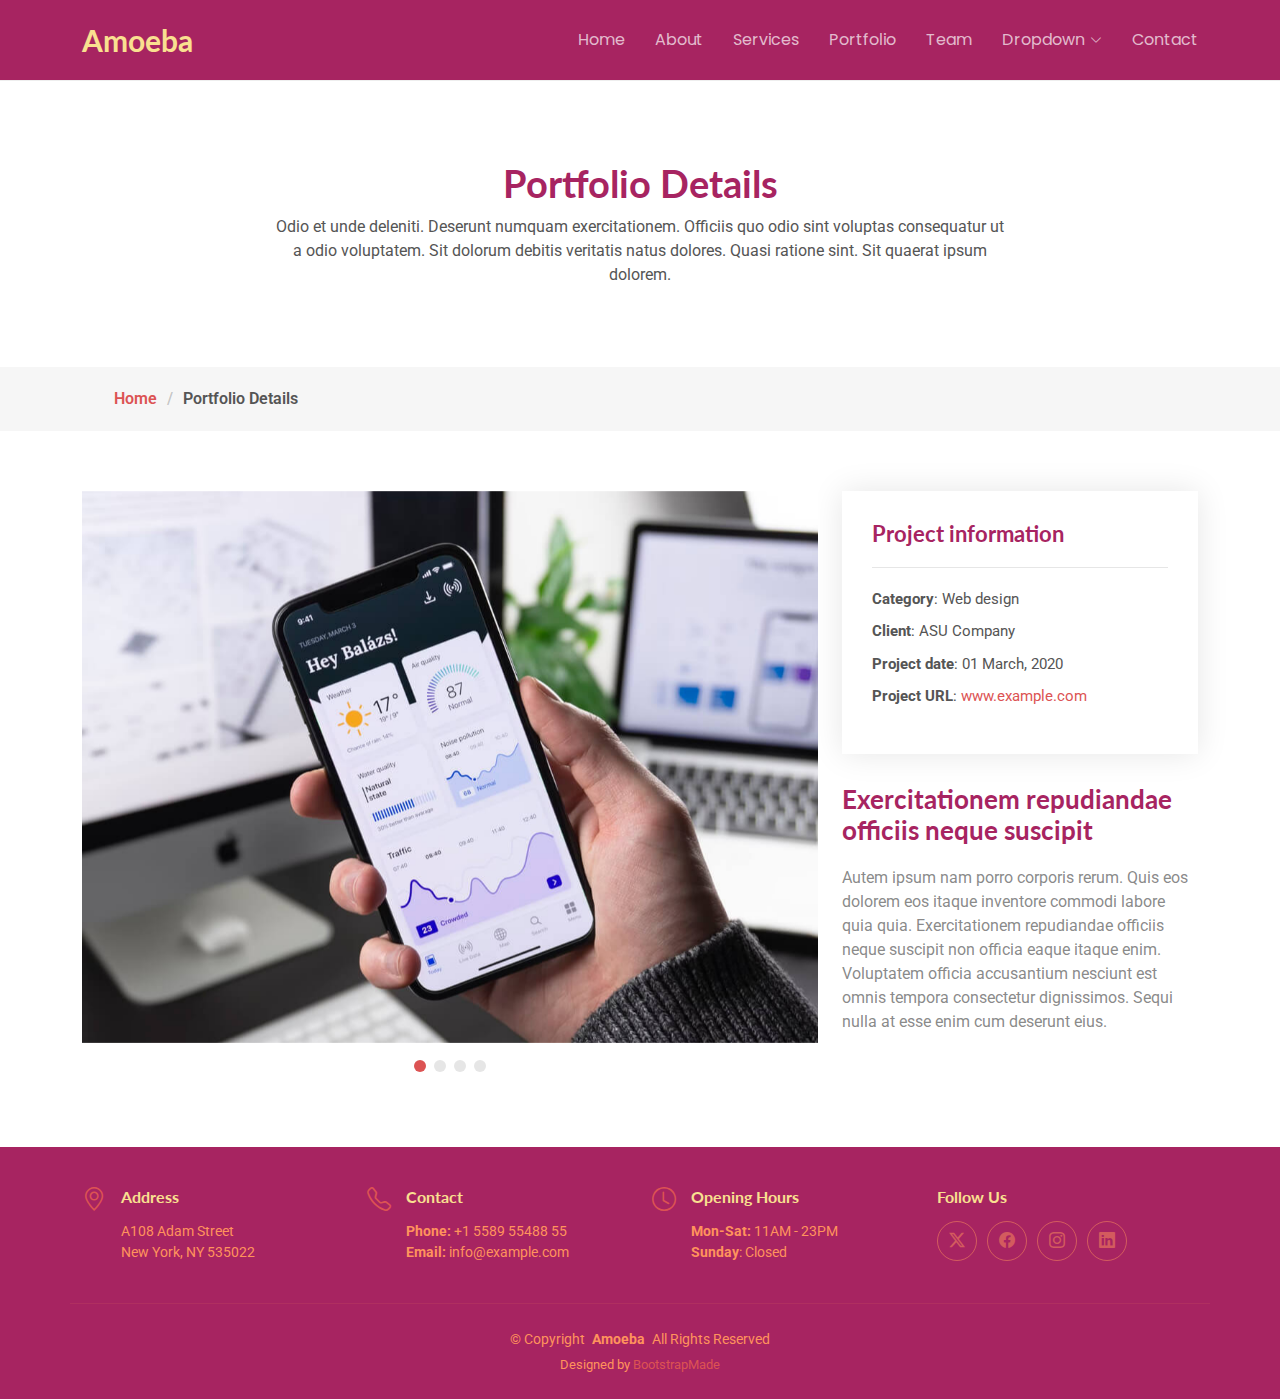
<file: experienciaA.html>
<!DOCTYPE html>
<html lang="en">

<head>
  <meta charset="utf-8">
  <meta content="width=device-width, initial-scale=1.0" name="viewport">
  <title>Portfolio Details - Amoeba Bootstrap Template</title>
  <meta name="description" content="">
  <meta name="keywords" content="">

  <!-- Favicons -->
  <link href="assets/img/favicon.png" rel="icon">
  <link href="assets/img/apple-touch-icon.png" rel="apple-touch-icon">

  <!-- Fonts -->
  <link href="https://fonts.googleapis.com" rel="preconnect">
  <link href="https://fonts.gstatic.com" rel="preconnect" crossorigin>
  <link href="https://fonts.googleapis.com/css2?family=Roboto:ital,wght@0,100;0,300;0,400;0,500;0,700;0,900;1,100;1,300;1,400;1,500;1,700;1,900&family=Lato:ital,wght@0,100;0,300;0,400;0,700;0,900;1,100;1,300;1,400;1,700;1,900&family=Poppins:ital,wght@0,100;0,200;0,300;0,400;0,500;0,600;0,700;0,800;0,900;1,100;1,200;1,300;1,400;1,500;1,600;1,700;1,800;1,900&display=swap" rel="stylesheet">

  <!-- Vendor CSS Files -->
  <link href="assets/vendor/bootstrap/css/bootstrap.min.css" rel="stylesheet">
  <link href="assets/vendor/bootstrap-icons/bootstrap-icons.css" rel="stylesheet">
  <link href="assets/vendor/aos/aos.css" rel="stylesheet">
  <link href="assets/vendor/swiper/swiper-bundle.min.css" rel="stylesheet">
  <link href="assets/vendor/glightbox/css/glightbox.min.css" rel="stylesheet">

  <!-- Main CSS File -->
  <link href="assets/css/main.css" rel="stylesheet">

  <!-- =======================================================
  * Template Name: Amoeba
  * Template URL: https://bootstrapmade.com/free-one-page-bootstrap-template-amoeba/
  * Updated: Aug 07 2024 with Bootstrap v5.3.3
  * Author: BootstrapMade.com
  * License: https://bootstrapmade.com/license/
  ======================================================== -->
</head>

<body class="portfolio-details-page">

  <header id="header" class="header d-flex align-items-center sticky-top">
    <div class="container-fluid container-xl position-relative d-flex align-items-center justify-content-between">

      <a href="index.html" class="logo d-flex align-items-center">
        <!-- Uncomment the line below if you also wish to use an image logo -->
        <!-- <img src="assets/img/logo.png" alt=""> -->
        <h1 class="sitename">Amoeba</h1>
      </a>

      <nav id="navmenu" class="navmenu">
        <ul>
          <li><a href="#hero">Home</a></li>
          <li><a href="#about">About</a></li>
          <li><a href="#services">Services</a></li>
          <li><a href="#portfolio">Portfolio</a></li>
          <li><a href="#team">Team</a></li>
          <li class="dropdown"><a href="#"><span>Dropdown</span> <i class="bi bi-chevron-down toggle-dropdown"></i></a>
            <ul>
              <li><a href="#">Dropdown 1</a></li>
              <li class="dropdown"><a href="#"><span>Deep Dropdown</span> <i class="bi bi-chevron-down toggle-dropdown"></i></a>
                <ul>
                  <li><a href="#">Deep Dropdown 1</a></li>
                  <li><a href="#">Deep Dropdown 2</a></li>
                  <li><a href="#">Deep Dropdown 3</a></li>
                  <li><a href="#">Deep Dropdown 4</a></li>
                  <li><a href="#">Deep Dropdown 5</a></li>
                </ul>
              </li>
              <li><a href="#">Dropdown 2</a></li>
              <li><a href="#">Dropdown 3</a></li>
              <li><a href="#">Dropdown 4</a></li>
            </ul>
          </li>
          <li><a href="#contact">Contact</a></li>
        </ul>
        <i class="mobile-nav-toggle d-xl-none bi bi-list"></i>
      </nav>

    </div>
  </header>

  <main class="main">

    <!-- Page Title -->
    <div class="page-title" data-aos="fade">
      <div class="heading">
        <div class="container">
          <div class="row d-flex justify-content-center text-center">
            <div class="col-lg-8">
              <h1>Portfolio Details</h1>
              <p class="mb-0">Odio et unde deleniti. Deserunt numquam exercitationem. Officiis quo odio sint voluptas consequatur ut a odio voluptatem. Sit dolorum debitis veritatis natus dolores. Quasi ratione sint. Sit quaerat ipsum dolorem.</p>
            </div>
          </div>
        </div>
      </div>
      <nav class="breadcrumbs">
        <div class="container">
          <ol>
            <li><a href="index.html">Home</a></li>
            <li class="current">Portfolio Details</li>
          </ol>
        </div>
      </nav>
    </div><!-- End Page Title -->

    <!-- Portfolio Details Section -->
    <section id="portfolio-details" class="portfolio-details section">

      <div class="container" data-aos="fade-up" data-aos-delay="100">

        <div class="row gy-4">

          <div class="col-lg-8">
            <div class="portfolio-details-slider swiper init-swiper">

              <script type="application/json" class="swiper-config">
                {
                  "loop": true,
                  "speed": 600,
                  "autoplay": {
                    "delay": 5000
                  },
                  "slidesPerView": "auto",
                  "pagination": {
                    "el": ".swiper-pagination",
                    "type": "bullets",
                    "clickable": true
                  }
                }
              </script>

              <div class="swiper-wrapper align-items-center">

                <div class="swiper-slide">
                  <img src="assets/img/portfolio/app-1.jpg" alt="">
                </div>

                <div class="swiper-slide">
                  <img src="assets/img/portfolio/product-1.jpg" alt="">
                </div>

                <div class="swiper-slide">
                  <img src="assets/img/portfolio/branding-1.jpg" alt="">
                </div>

                <div class="swiper-slide">
                  <img src="assets/img/portfolio/books-1.jpg" alt="">
                </div>

              </div>
              <div class="swiper-pagination"></div>
            </div>
          </div>

          <div class="col-lg-4">
            <div class="portfolio-info" data-aos="fade-up" data-aos-delay="200">
              <h3>Project information</h3>
              <ul>
                <li><strong>Category</strong>: Web design</li>
                <li><strong>Client</strong>: ASU Company</li>
                <li><strong>Project date</strong>: 01 March, 2020</li>
                <li><strong>Project URL</strong>: <a href="#">www.example.com</a></li>
              </ul>
            </div>
            <div class="portfolio-description" data-aos="fade-up" data-aos-delay="300">
              <h2>Exercitationem repudiandae officiis neque suscipit</h2>
              <p>
                Autem ipsum nam porro corporis rerum. Quis eos dolorem eos itaque inventore commodi labore quia quia. Exercitationem repudiandae officiis neque suscipit non officia eaque itaque enim. Voluptatem officia accusantium nesciunt est omnis tempora consectetur dignissimos. Sequi nulla at esse enim cum deserunt eius.
              </p>
            </div>
          </div>

        </div>

      </div>

    </section><!-- /Portfolio Details Section -->

  </main>

  <footer id="footer" class="footer dark-background">

    <div class="container">
      <div class="row gy-3">
        <div class="col-lg-3 col-md-6 d-flex">
          <i class="bi bi-geo-alt icon"></i>
          <div class="address">
            <h4>Address</h4>
            <p>A108 Adam Street</p>
            <p>New York, NY 535022</p>
            <p></p>
          </div>

        </div>

        <div class="col-lg-3 col-md-6 d-flex">
          <i class="bi bi-telephone icon"></i>
          <div>
            <h4>Contact</h4>
            <p>
              <strong>Phone:</strong> <span>+1 5589 55488 55</span><br>
              <strong>Email:</strong> <span>info@example.com</span><br>
            </p>
          </div>
        </div>

        <div class="col-lg-3 col-md-6 d-flex">
          <i class="bi bi-clock icon"></i>
          <div>
            <h4>Opening Hours</h4>
            <p>
              <strong>Mon-Sat:</strong> <span>11AM - 23PM</span><br>
              <strong>Sunday</strong>: <span>Closed</span>
            </p>
          </div>
        </div>

        <div class="col-lg-3 col-md-6">
          <h4>Follow Us</h4>
          <div class="social-links d-flex">
            <a href="#" class="twitter"><i class="bi bi-twitter-x"></i></a>
            <a href="#" class="facebook"><i class="bi bi-facebook"></i></a>
            <a href="#" class="instagram"><i class="bi bi-instagram"></i></a>
            <a href="#" class="linkedin"><i class="bi bi-linkedin"></i></a>
          </div>
        </div>

      </div>
    </div>

    <div class="container copyright text-center mt-4">
      <p>© <span>Copyright</span> <strong class="px-1 sitename">Amoeba</strong> <span>All Rights Reserved</span></p>
      <div class="credits">
        <!-- All the links in the footer should remain intact. -->
        <!-- You can delete the links only if you've purchased the pro version. -->
        <!-- Licensing information: https://bootstrapmade.com/license/ -->
        <!-- Purchase the pro version with working PHP/AJAX contact form: [buy-url] -->
        Designed by <a href="https://bootstrapmade.com/">BootstrapMade</a>
      </div>
    </div>

  </footer>

  <!-- Scroll Top -->
  <a href="#" id="scroll-top" class="scroll-top d-flex align-items-center justify-content-center"><i class="bi bi-arrow-up-short"></i></a>

  <!-- Preloader -->
  <div id="preloader"></div>

  <!-- Vendor JS Files -->
  <script src="assets/vendor/bootstrap/js/bootstrap.bundle.min.js"></script>
  <script src="assets/vendor/php-email-form/validate.js"></script>
  <script src="assets/vendor/aos/aos.js"></script>
  <script src="assets/vendor/swiper/swiper-bundle.min.js"></script>
  <script src="assets/vendor/glightbox/js/glightbox.min.js"></script>
  <script src="assets/vendor/imagesloaded/imagesloaded.pkgd.min.js"></script>
  <script src="assets/vendor/isotope-layout/isotope.pkgd.min.js"></script>

  <!-- Main JS File -->
  <script src="assets/js/main.js"></script>

</body>

</html>
</file>
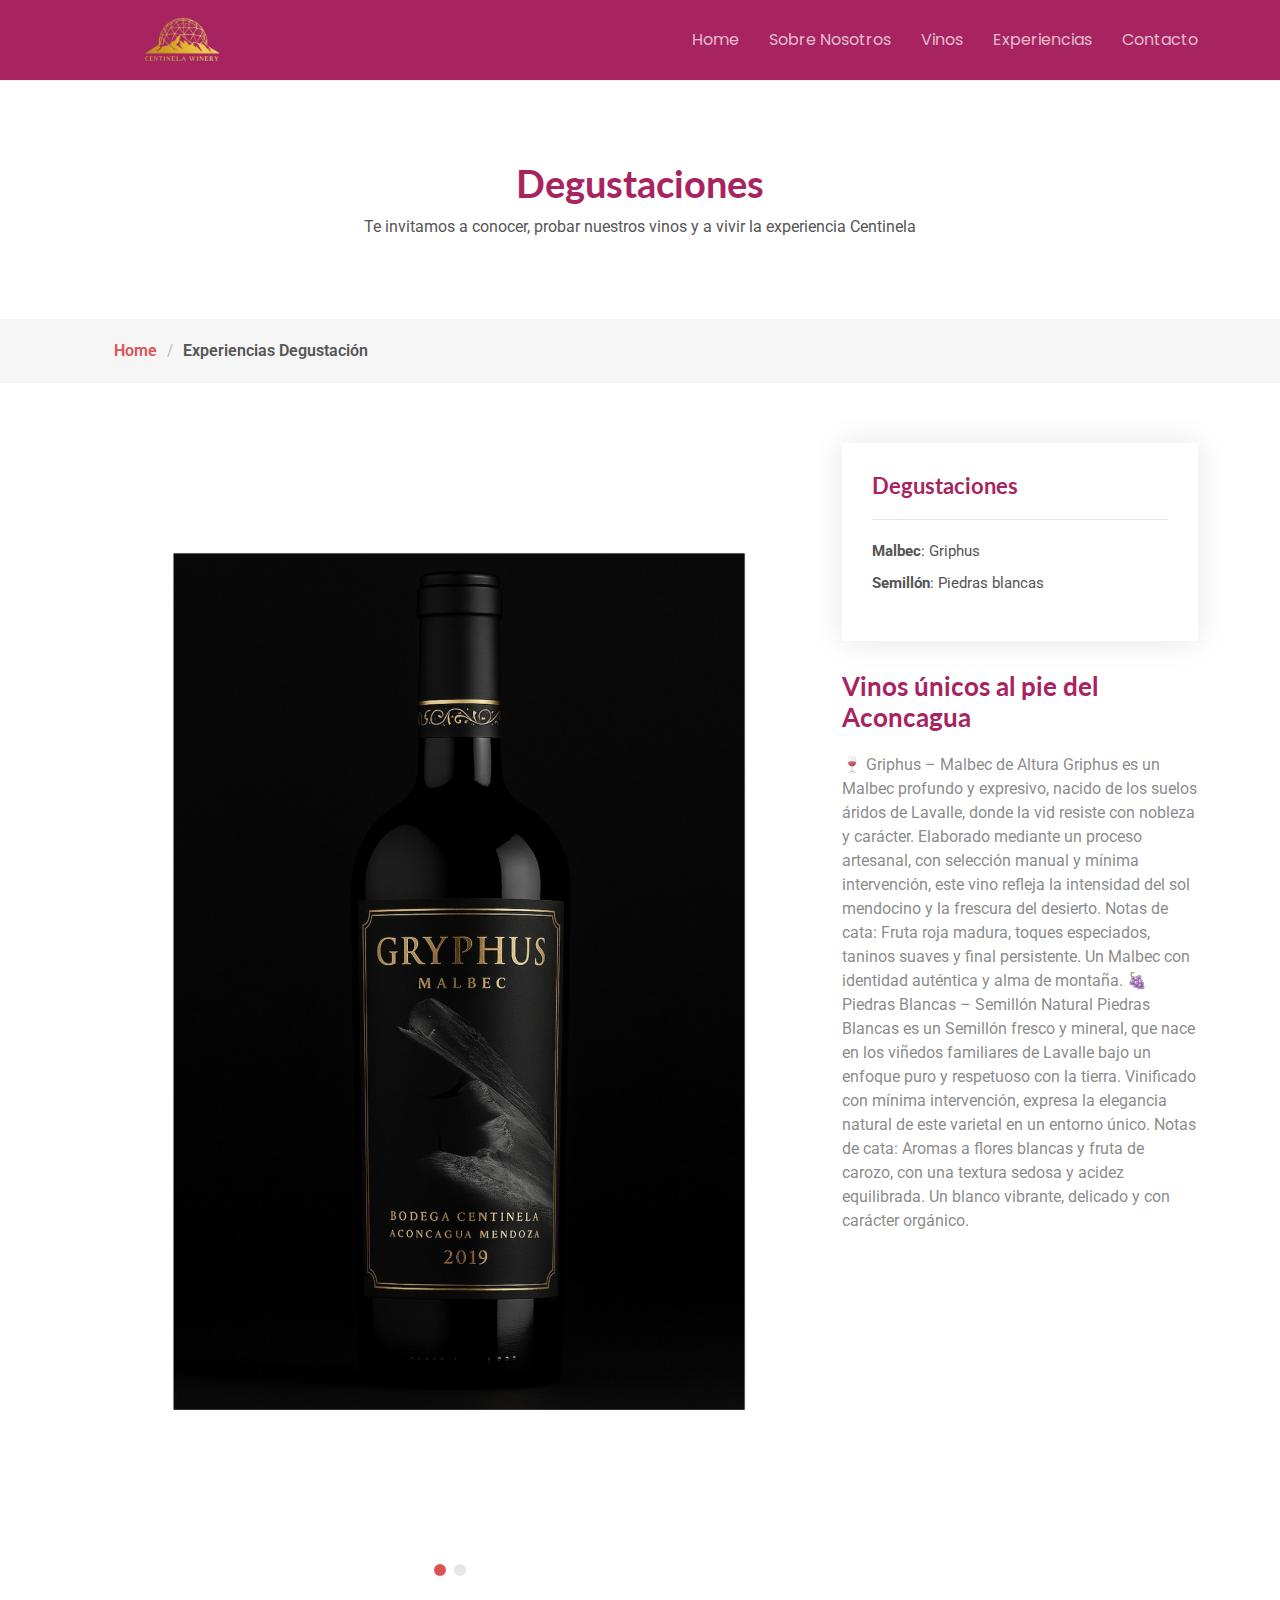
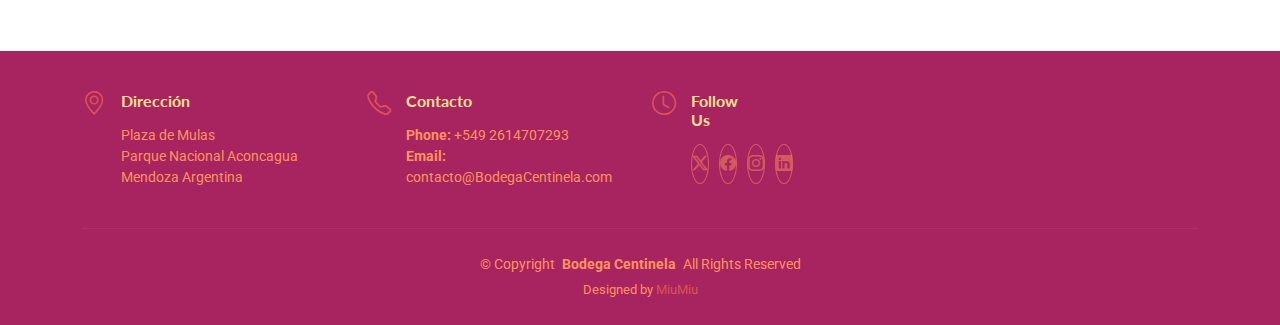
<file: experienciaD-detail.html>
<!DOCTYPE html>
<html lang="en">

<head>
  <meta charset="utf-8">
  <meta content="width=device-width, initial-scale=1.0" name="viewport">
  <title>Experiencia Degustación</title>
  <meta name="description" content="">
  <meta name="keywords" content="">

  <!-- Favicons -->
  <link href="assets/img/portfolio/logocentinela.png" rel="icon">
  <link href="assets/img/apple-touch-icon.png" rel="apple-touch-icon">

  <!-- Fonts -->
  <link href="https://fonts.googleapis.com" rel="preconnect">
  <link href="https://fonts.gstatic.com" rel="preconnect" crossorigin>
  <link href="https://fonts.googleapis.com/css2?family=Roboto:ital,wght@0,100;0,300;0,400;0,500;0,700;0,900;1,100;1,300;1,400;1,500;1,700;1,900&family=Lato:ital,wght@0,100;0,300;0,400;0,700;0,900;1,100;1,300;1,400;1,700;1,900&family=Poppins:ital,wght@0,100;0,200;0,300;0,400;0,500;0,600;0,700;0,800;0,900;1,100;1,200;1,300;1,400;1,500;1,600;1,700;1,800;1,900&display=swap" rel="stylesheet">

  <!-- Vendor CSS Files -->
  <link href="assets/vendor/bootstrap/css/bootstrap.min.css" rel="stylesheet">
  <link href="assets/vendor/bootstrap-icons/bootstrap-icons.css" rel="stylesheet">
  <link href="assets/vendor/aos/aos.css" rel="stylesheet">
  <link href="assets/vendor/swiper/swiper-bundle.min.css" rel="stylesheet">
  <link href="assets/vendor/glightbox/css/glightbox.min.css" rel="stylesheet">

  <!-- Main CSS File -->
  <link href="assets/css/main.css" rel="stylesheet">

  <!-- =======================================================
  * Template Name: Amoeba
  * Template URL: https://bootstrapmade.com/free-one-page-bootstrap-template-amoeba/
  * Updated: Aug 07 2024 with Bootstrap v5.3.3
  * Author: BootstrapMade.com
  * License: https://bootstrapmade.com/license/
  ======================================================== -->
</head>

<body class="portfolio-details-page">

  <header id="header" class="header d-flex align-items-center sticky-top">
    <div class="container-fluid container-xl position-relative d-flex align-items-center justify-content-between">

      <a href="index.html" class="logo d-flex align-items-center">
        
         <img src="assets/img/portfolio/logodorado.png" alt="" style="width: 205px; height: 205px"> 
        
      </a>

      <nav id="navmenu" class="navmenu">
        <ul>
          <li><a href="index.html">Home</a></li>
          <li><a href="index.html">Sobre Nosotros</a></li>
          <li><a href="index.html">Vinos</a></li>
          <li><a href="index.html">Experiencias</a></li>
          
          <li><a href="index.html">Contacto</a></li>
        </ul>
        <i class="mobile-nav-toggle d-xl-none bi bi-list"></i>
      </nav>

    </div>
  </header>

  <main class="main">

    <!-- Page Title -->
    <div class="page-title" data-aos="fade">
      <div class="heading">
        <div class="container">
          <div class="row d-flex justify-content-center text-center">
            <div class="col-lg-8">
              <h1>Degustaciones</h1>
              <p class="mb-0">Te invitamos a conocer, probar nuestros vinos y a vivir la experiencia Centinela</p>
            </div>
          </div>
        </div>
      </div>
      <nav class="breadcrumbs">
        <div class="container">
          <ol>
            <li><a href="index.html">Home</a></li>
            <li class="current">Experiencias Degustación</li>
          </ol>
        </div>
      </nav>
    </div><!-- End Page Title -->

    <!-- Portfolio Details Section -->
    <section id="portfolio-details" class="portfolio-details section">

      <div class="container" data-aos="fade-up" data-aos-delay="100">

        <div class="row gy-4">

          <div class="col-lg-8">
            <div class="portfolio-details-slider swiper init-swiper">

              <script type="application/json" class="swiper-config">
                {
                  "loop": true,
                  "speed": 600,
                  "autoplay": {
                    "delay": 5000
                  },
                  "slidesPerView": "auto",
                  "pagination": {
                    "el": ".swiper-pagination",
                    "type": "bullets",
                    "clickable": true
                  }
                }
              </script>

              <div class="swiper-wrapper align-items-center">

                <div class="swiper-slide">
                  <img src="assets/img/portfolio/griphus (4).png" alt="">
                </div>

                <div class="swiper-slide">
                  <img src="assets/img/portfolio/piedrasblancas.png" alt="">
                </div>

               

              </div>
              <div class="swiper-pagination"></div>
            </div>
          </div>

          <div class="col-lg-4">
            <div class="portfolio-info" data-aos="fade-up" data-aos-delay="200">
              <h3>Degustaciones </h3>
              <ul>
                <li><strong>Malbec</strong>: Griphus</li>
                <li><strong>Semillón</strong>: Piedras blancas</li>
                
              </ul>
            </div>
            <div class="portfolio-description" data-aos="fade-up" data-aos-delay="300">
              <h2>Vinos únicos al pie del Aconcagua</h2>
              <p>
                🍷 Griphus – Malbec de Altura
                Griphus es un Malbec profundo y expresivo, nacido de los suelos áridos de Lavalle, donde la vid resiste con nobleza y carácter.
                Elaborado mediante un proceso artesanal, con selección manual y mínima intervención, este vino refleja la intensidad del sol mendocino y la frescura del desierto.
                
                Notas de cata:
                Fruta roja madura, toques especiados, taninos suaves y final persistente.
                Un Malbec con identidad auténtica y alma de montaña.
                
                🍇 Piedras Blancas – Semillón Natural
                Piedras Blancas es un Semillón fresco y mineral, que nace en los viñedos familiares de Lavalle bajo un enfoque puro y respetuoso con la tierra.
                Vinificado con mínima intervención, expresa la elegancia natural de este varietal en un entorno único.
                
                Notas de cata:
                Aromas a flores blancas y fruta de carozo, con una textura sedosa y acidez equilibrada.
                Un blanco vibrante, delicado y con carácter orgánico.
                
                
              </p>
            </div>
          </div>

        </div>

      </div>

    </section><!-- /Portfolio Details Section -->

  </main>

  <footer id="footer" class="footer dark-background">

    <div class="container">
      <div class="row gy-3">
        <div class="col-lg-3 col-md-6 d-flex">
          <i class="bi bi-geo-alt icon"></i>
          <div class="address">
            <h4>Dirección </h4>
            <p>Plaza de Mulas</p>
            <p>Parque Nacional Aconcagua</p>
            <p>Mendoza Argentina</p>
          </div>

        </div>

        <div class="col-lg-3 col-md-6 d-flex">
          <i class="bi bi-telephone icon"></i>
          <div>
            <h4>Contacto</h4>
            <p>
              <strong>Phone:</strong> <span>+549 2614707293</span><br>
              <strong>Email:</strong> <span>contacto@BodegaCentinela.com</span><br>
            </p>
          </div>
        </div>

        <div class="col-lg-3 col-md-6 d-flex">
          <i class="bi bi-clock icon"></i>
         

        <div class="col-lg-3 col-md-6">
          <h4>Follow Us</h4>
          <div class="social-links d-flex">
            <a href="#" class="twitter"><i class="bi bi-twitter-x"></i></a>
            <a href="#" class="facebook"><i class="bi bi-facebook"></i></a>
            <a href="#" class="instagram"><i class="bi bi-instagram"></i></a>
            <a href="#" class="linkedin"><i class="bi bi-linkedin"></i></a>
          </div>
        </div>

      </div>
    </div>

    <div class="container copyright text-center mt-4">
      <p>© <span>Copyright</span> <strong class="px-1 sitename">Bodega Centinela</strong> <span>All Rights Reserved</span></p>
      <div class="credits">
        <!-- All the links in the footer should remain intact. -->
        <!-- You can delete the links only if you've purchased the pro version. -->
        <!-- Licensing information: https://bootstrapmade.com/license/ -->
        <!-- Purchase the pro version with working PHP/AJAX contact form: [buy-url] -->
        Designed by <a href="https://bootstrapmade.com/">MiuMiu</a>
      </div>
    </div>

  </footer>

  <!-- Scroll Top -->
  <a href="#" id="scroll-top" class="scroll-top d-flex align-items-center justify-content-center"><i class="bi bi-arrow-up-short"></i></a>

  <!-- Preloader -->
  <div id="preloader"></div>

  <!-- Vendor JS Files -->
  <script src="assets/vendor/bootstrap/js/bootstrap.bundle.min.js"></script>
  <script src="assets/vendor/php-email-form/validate.js"></script>
  <script src="assets/vendor/aos/aos.js"></script>
  <script src="assets/vendor/swiper/swiper-bundle.min.js"></script>
  <script src="assets/vendor/glightbox/js/glightbox.min.js"></script>
  <script src="assets/vendor/imagesloaded/imagesloaded.pkgd.min.js"></script>
  <script src="assets/vendor/isotope-layout/isotope.pkgd.min.js"></script>

  <!-- Main JS File -->
  <script src="assets/js/main.js"></script>

</body>

</html>
</file>
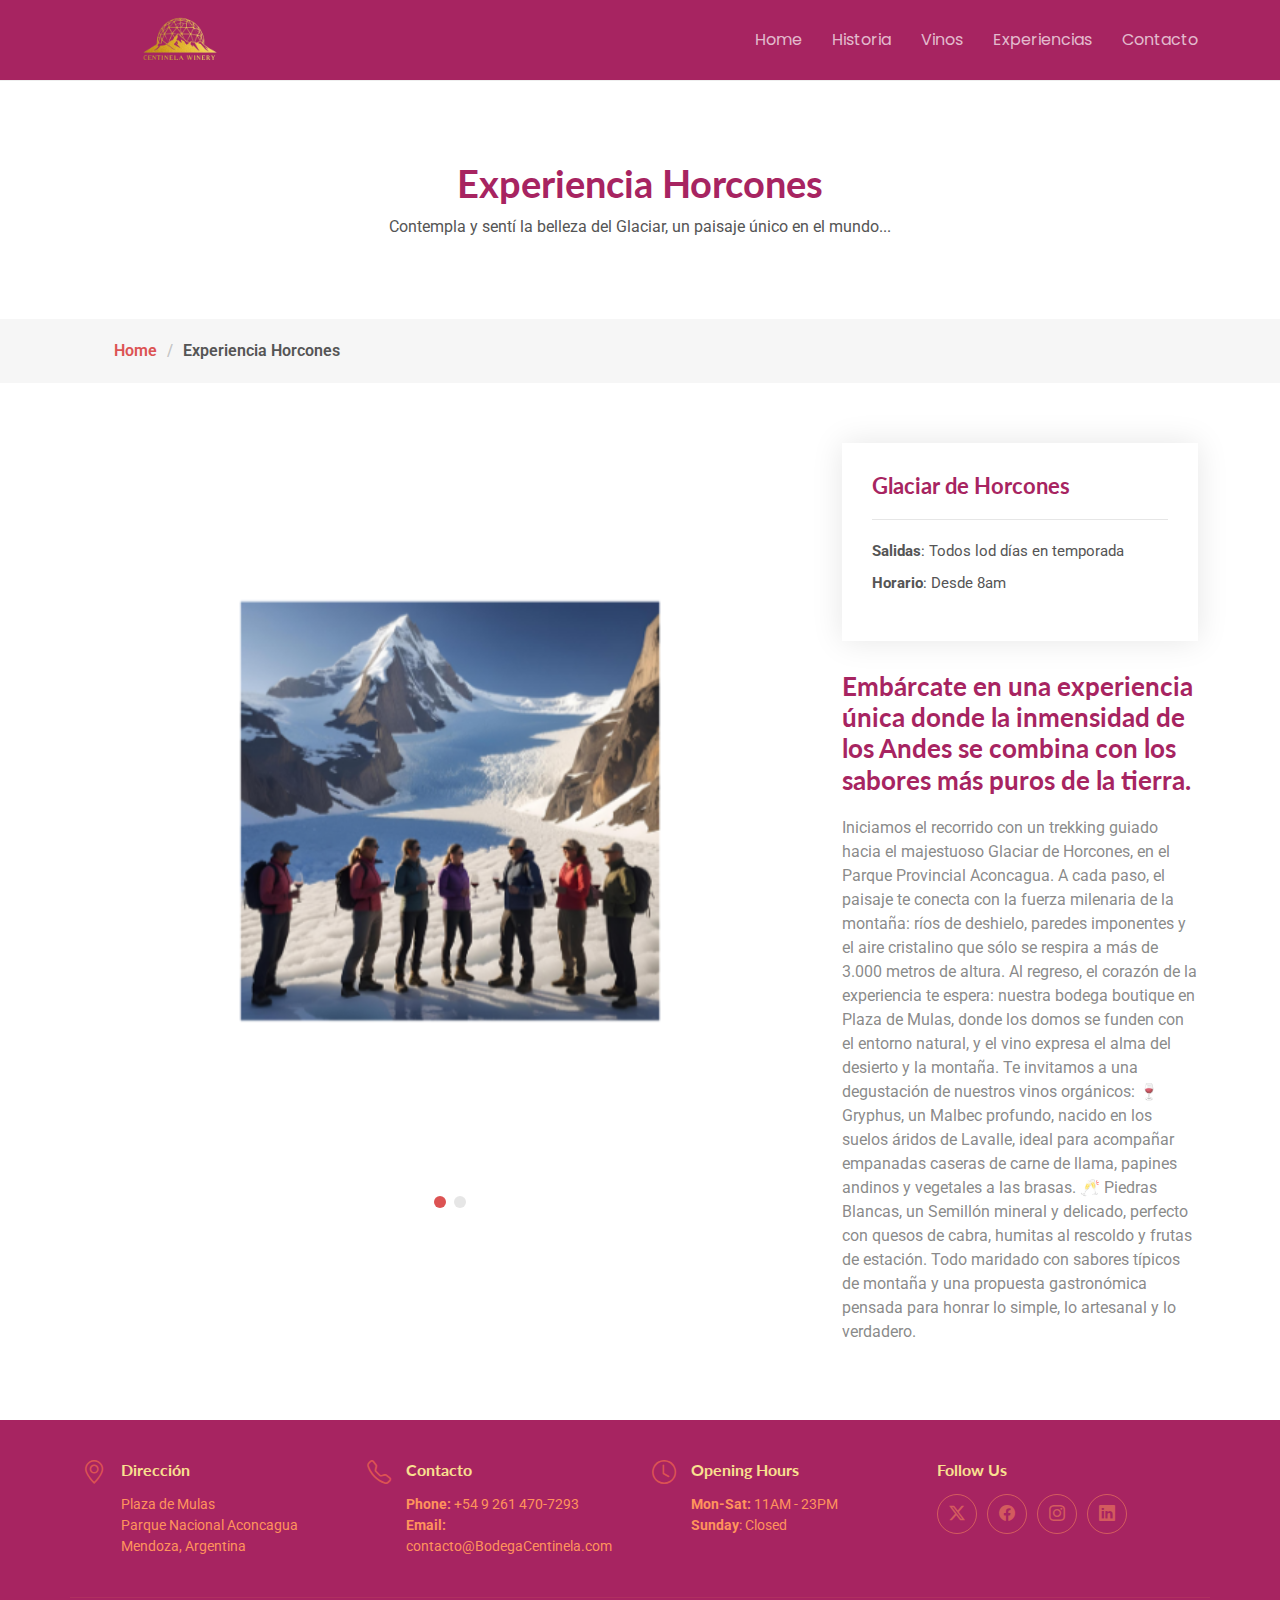
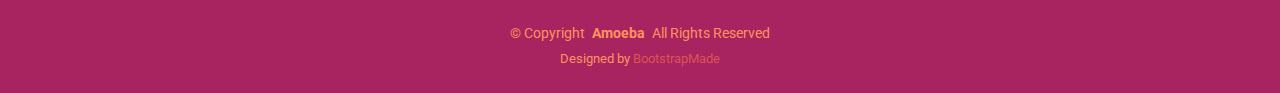
<file: experienciaT.html>
<!DOCTYPE html>
<html lang="en">

<head>
  <meta charset="utf-8">
  <meta content="width=device-width, initial-scale=1.0" name="viewport">
  <title>Experiencias- Amoeba Bootstrap Template</title>
  <meta name="description" content="">
  <meta name="keywords" content="">

  <!-- Favicons -->
  <link href="assets/img/portfolio/logocentinela.png" rel="icon">
  <link href="assets/img/apple-touch-icon.png" rel="apple-touch-icon">

  <!-- Fonts -->
  <link href="https://fonts.googleapis.com" rel="preconnect">
  <link href="https://fonts.gstatic.com" rel="preconnect" crossorigin>
  <link href="https://fonts.googleapis.com/css2?family=Roboto:ital,wght@0,100;0,300;0,400;0,500;0,700;0,900;1,100;1,300;1,400;1,500;1,700;1,900&family=Lato:ital,wght@0,100;0,300;0,400;0,700;0,900;1,100;1,300;1,400;1,700;1,900&family=Poppins:ital,wght@0,100;0,200;0,300;0,400;0,500;0,600;0,700;0,800;0,900;1,100;1,200;1,300;1,400;1,500;1,600;1,700;1,800;1,900&display=swap" rel="stylesheet">

  <!-- Vendor CSS Files -->
  <link href="assets/vendor/bootstrap/css/bootstrap.min.css" rel="stylesheet">
  <link href="assets/vendor/bootstrap-icons/bootstrap-icons.css" rel="stylesheet">
  <link href="assets/vendor/aos/aos.css" rel="stylesheet">
  <link href="assets/vendor/swiper/swiper-bundle.min.css" rel="stylesheet">
  <link href="assets/vendor/glightbox/css/glightbox.min.css" rel="stylesheet">

  <!-- Main CSS File -->
  <link href="assets/css/main.css" rel="stylesheet">

  <!-- =======================================================
  * Template Name: Amoeba
  * Template URL: https://bootstrapmade.com/free-one-page-bootstrap-template-amoeba/
  * Updated: Aug 07 2024 with Bootstrap v5.3.3
  * Author: BootstrapMade.com
  * License: https://bootstrapmade.com/license/
  ======================================================== -->
</head>

<body class="portfolio-details-page">

  <header id="header" class="header d-flex align-items-center sticky-top">
    <div class="container-fluid container-xl position-relative d-flex align-items-center justify-content-between">

      <a href="index.html" class="logo d-flex align-items-center">
        <img src="assets/img/portfolio/logodorado.png" alt="" class="img-fluid align-self-center" style="width: 200px; height: 200px"> 
        
        
      </a>

      <nav id="navmenu" class="navmenu">
        <ul>
          <li><a href="index.html">Home</a></li>
          <li><a href="index.html">Historia</a></li>
          <li><a href="index.html">Vinos</a></li>
          <li><a href="index.html">Experiencias</a></li>
          
          <li><a href="index.html">Contacto</a></li>
        </ul>
        <i class="mobile-nav-toggle d-xl-none bi bi-list"></i>
      </nav>

    </div>
  </header>

  <main class="main">

    <!-- Page Title -->
    <div class="page-title" data-aos="fade">
      <div class="heading">
        <div class="container">
          <div class="row d-flex justify-content-center text-center">
            <div class="col-lg-8">
              <h1>Experiencia Horcones</h1>
              <p class="mb-0">Contempla y sentí la belleza del Glaciar, un paisaje único en el mundo...</p>
            </div>
          </div>
        </div>
      </div>
      <nav class="breadcrumbs">
        <div class="container">
          <ol>
            <li><a href="index.html">Home</a></li>
            <li class="current">Experiencia Horcones</li>
          </ol>
        </div>
      </nav>
    </div><!-- End Page Title -->

    <!-- Portfolio Details Section -->
    <section id="portfolio-details" class="portfolio-details section">

      <div class="container" data-aos="fade-up" data-aos-delay="100">

        <div class="row gy-4">

          <div class="col-lg-8">
            <div class="portfolio-details-slider swiper init-swiper">

              <script type="application/json" class="swiper-config">
                {
                  "loop": true,
                  "speed": 600,
                  "autoplay": {
                    "delay": 5000
                  },
                  "slidesPerView": "auto",
                  "pagination": {
                    "el": ".swiper-pagination",
                    "type": "bullets",
                    "clickable": true
                  }
                }
              </script>

              <div class="swiper-wrapper align-items-center">

                <div class="swiper-slide">
                  <img src="assets/img/portfolio/trekkingh.png" alt="">
                </div>

                <div class="swiper-slide">
                  <img src="assets/img/portfolio/trekkinhor.png" alt="">
                </div>

                

              </div>
              <div class="swiper-pagination"></div>
            </div>
          </div>

          <div class="col-lg-4">
            <div class="portfolio-info" data-aos="fade-up" data-aos-delay="200">
              <h3>Glaciar de Horcones</h3>
              <ul>
                <li><strong>Salidas</strong>: Todos lod días en temporada</li>
                <li><strong>Horario</strong>: Desde 8am</li>
               
              </ul>
            </div>
            <div class="portfolio-description" data-aos="fade-up" data-aos-delay="300">
              <h2>Embárcate en una experiencia única donde la inmensidad de los Andes se combina con los sabores más puros de la tierra.</h2>
              <p>
                Iniciamos el recorrido con un trekking guiado hacia el majestuoso Glaciar de Horcones, en el Parque Provincial Aconcagua. A cada paso, el paisaje te conecta con la fuerza milenaria de la montaña: ríos de deshielo, paredes imponentes y el aire cristalino que sólo se respira a más de 3.000 metros de altura.

Al regreso, el corazón de la experiencia te espera: nuestra bodega boutique en Plaza de Mulas, donde los domos se funden con el entorno natural, y el vino expresa el alma del desierto y la montaña.

Te invitamos a una degustación de nuestros vinos orgánicos:

🍷 Gryphus, un Malbec profundo, nacido en los suelos áridos de Lavalle, ideal para acompañar empanadas caseras de carne de llama, papines andinos y vegetales a las brasas.

🥂 Piedras Blancas, un Semillón mineral y delicado, perfecto con quesos de cabra, humitas al rescoldo y frutas de estación.

Todo maridado con sabores típicos de montaña y una propuesta gastronómica pensada para honrar lo simple, lo artesanal y lo verdadero.
              </p>
            </div>
          </div>

        </div>

      </div>

    </section><!-- /Portfolio Details Section -->

  </main>

  <footer id="footer" class="footer dark-background">

    <div class="container">
      <div class="row gy-3">
        <div class="col-lg-3 col-md-6 d-flex">
          <i class="bi bi-geo-alt icon"></i>
          <div class="address">
            <h4>Dirección</h4>
            <p>Plaza de Mulas</p>
            <p>Parque Nacional Aconcagua</p>
            <p>Mendoza, Argentina</p>
          </div>

        </div>

        <div class="col-lg-3 col-md-6 d-flex">
          <i class="bi bi-telephone icon"></i>
          <div>
            <h4>Contacto</h4>
            <p>
              <strong>Phone:</strong> <span>+54 9 261 470-7293</span><br>
              <strong>Email:</strong> <span>contacto@BodegaCentinela.com</span><br>
            </p>
          </div>
        </div>

        <div class="col-lg-3 col-md-6 d-flex">
          <i class="bi bi-clock icon"></i>
          <div>
            <h4>Opening Hours</h4>
            <p>
              <strong>Mon-Sat:</strong> <span>11AM - 23PM</span><br>
              <strong>Sunday</strong>: <span>Closed</span>
            </p>
          </div>
        </div>

        <div class="col-lg-3 col-md-6">
          <h4>Follow Us</h4>
          <div class="social-links d-flex">
            <a href="#" class="twitter"><i class="bi bi-twitter-x"></i></a>
            <a href="#" class="facebook"><i class="bi bi-facebook"></i></a>
            <a href="#" class="instagram"><i class="bi bi-instagram"></i></a>
            <a href="#" class="linkedin"><i class="bi bi-linkedin"></i></a>
          </div>
        </div>

      </div>
    </div>

    <div class="container copyright text-center mt-4">
      <p>© <span>Copyright</span> <strong class="px-1 sitename">Amoeba</strong> <span>All Rights Reserved</span></p>
      <div class="credits">
        <!-- All the links in the footer should remain intact. -->
        <!-- You can delete the links only if you've purchased the pro version. -->
        <!-- Licensing information: https://bootstrapmade.com/license/ -->
        <!-- Purchase the pro version with working PHP/AJAX contact form: [buy-url] -->
        Designed by <a href="https://bootstrapmade.com/">BootstrapMade</a>
      </div>
    </div>

  </footer>

  <!-- Scroll Top -->
  <a href="#" id="scroll-top" class="scroll-top d-flex align-items-center justify-content-center"><i class="bi bi-arrow-up-short"></i></a>

  <!-- Preloader -->
  <div id="preloader"></div>

  <!-- Vendor JS Files -->
  <script src="assets/vendor/bootstrap/js/bootstrap.bundle.min.js"></script>
  <script src="assets/vendor/php-email-form/validate.js"></script>
  <script src="assets/vendor/aos/aos.js"></script>
  <script src="assets/vendor/swiper/swiper-bundle.min.js"></script>
  <script src="assets/vendor/glightbox/js/glightbox.min.js"></script>
  <script src="assets/vendor/imagesloaded/imagesloaded.pkgd.min.js"></script>
  <script src="assets/vendor/isotope-layout/isotope.pkgd.min.js"></script>

  <!-- Main JS File -->
  <script src="assets/js/main.js"></script>

</body>

</html>
</file>
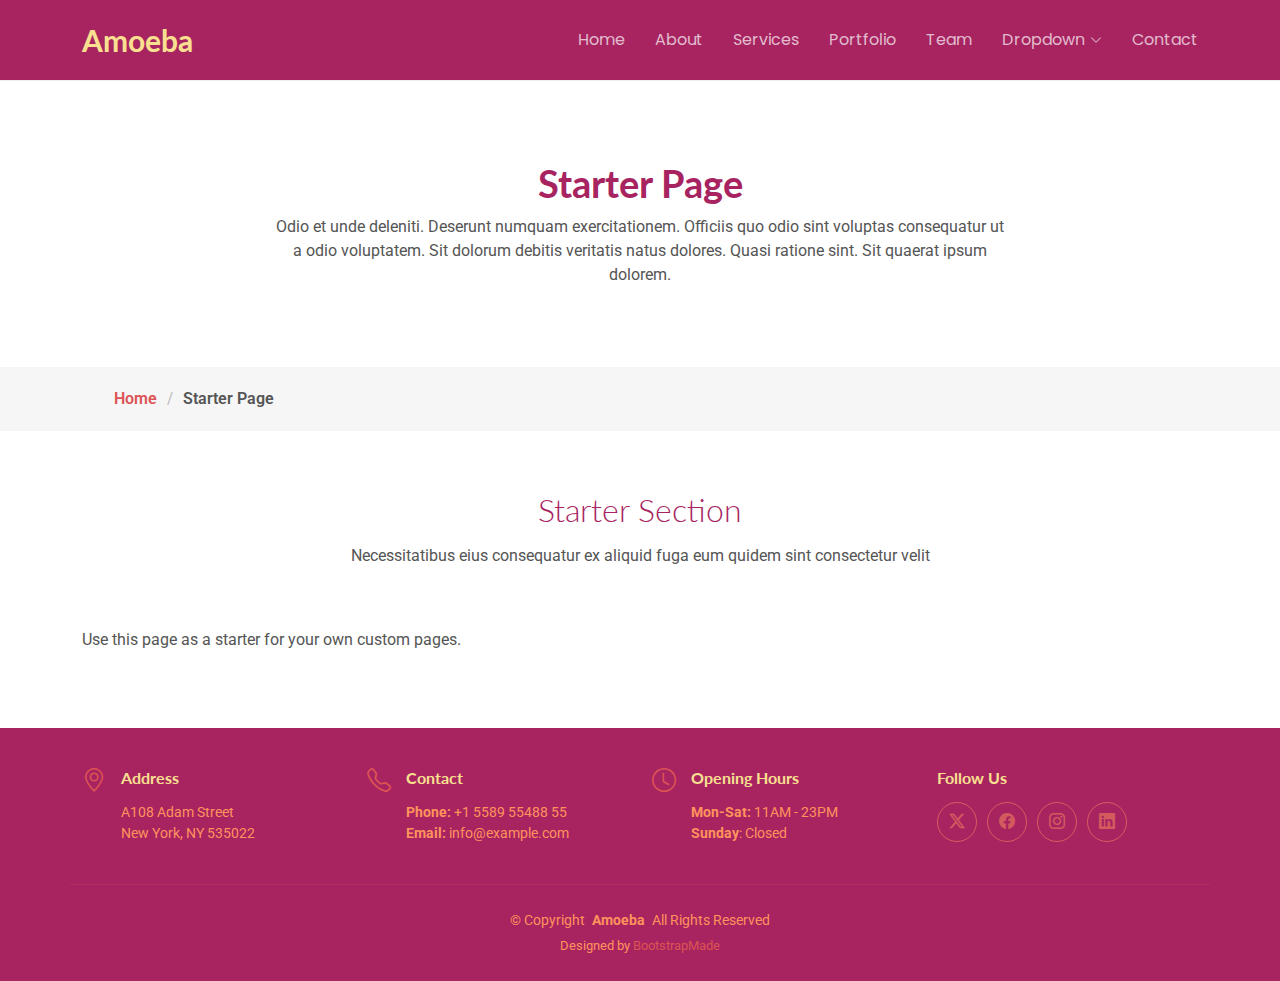
<file: starter-page.html>
<!DOCTYPE html>
<html lang="en">

<head>
  <meta charset="utf-8">
  <meta content="width=device-width, initial-scale=1.0" name="viewport">
  <title>Starter Page - Amoeba Bootstrap Template</title>
  <meta name="description" content="">
  <meta name="keywords" content="">

  <!-- Favicons -->
  <link href="assets/img/favicon.png" rel="icon">
  <link href="assets/img/apple-touch-icon.png" rel="apple-touch-icon">

  <!-- Fonts -->
  <link href="https://fonts.googleapis.com" rel="preconnect">
  <link href="https://fonts.gstatic.com" rel="preconnect" crossorigin>
  <link href="https://fonts.googleapis.com/css2?family=Roboto:ital,wght@0,100;0,300;0,400;0,500;0,700;0,900;1,100;1,300;1,400;1,500;1,700;1,900&family=Lato:ital,wght@0,100;0,300;0,400;0,700;0,900;1,100;1,300;1,400;1,700;1,900&family=Poppins:ital,wght@0,100;0,200;0,300;0,400;0,500;0,600;0,700;0,800;0,900;1,100;1,200;1,300;1,400;1,500;1,600;1,700;1,800;1,900&display=swap" rel="stylesheet">

  <!-- Vendor CSS Files -->
  <link href="assets/vendor/bootstrap/css/bootstrap.min.css" rel="stylesheet">
  <link href="assets/vendor/bootstrap-icons/bootstrap-icons.css" rel="stylesheet">
  <link href="assets/vendor/aos/aos.css" rel="stylesheet">
  <link href="assets/vendor/swiper/swiper-bundle.min.css" rel="stylesheet">
  <link href="assets/vendor/glightbox/css/glightbox.min.css" rel="stylesheet">

  <!-- Main CSS File -->
  <link href="assets/css/main.css" rel="stylesheet">

  <!-- =======================================================
  * Template Name: Amoeba
  * Template URL: https://bootstrapmade.com/free-one-page-bootstrap-template-amoeba/
  * Updated: Aug 07 2024 with Bootstrap v5.3.3
  * Author: BootstrapMade.com
  * License: https://bootstrapmade.com/license/
  ======================================================== -->
</head>

<body class="starter-page-page">

  <header id="header" class="header d-flex align-items-center sticky-top">
    <div class="container-fluid container-xl position-relative d-flex align-items-center justify-content-between">

      <a href="index.html" class="logo d-flex align-items-center">
        <!-- Uncomment the line below if you also wish to use an image logo -->
        <!-- <img src="assets/img/logo.png" alt=""> -->
        <h1 class="sitename">Amoeba</h1>
      </a>

      <nav id="navmenu" class="navmenu">
        <ul>
          <li><a href="#hero">Home</a></li>
          <li><a href="#about">About</a></li>
          <li><a href="#services">Services</a></li>
          <li><a href="#portfolio">Portfolio</a></li>
          <li><a href="#team">Team</a></li>
          <li class="dropdown"><a href="#"><span>Dropdown</span> <i class="bi bi-chevron-down toggle-dropdown"></i></a>
            <ul>
              <li><a href="#">Dropdown 1</a></li>
              <li class="dropdown"><a href="#"><span>Deep Dropdown</span> <i class="bi bi-chevron-down toggle-dropdown"></i></a>
                <ul>
                  <li><a href="#">Deep Dropdown 1</a></li>
                  <li><a href="#">Deep Dropdown 2</a></li>
                  <li><a href="#">Deep Dropdown 3</a></li>
                  <li><a href="#">Deep Dropdown 4</a></li>
                  <li><a href="#">Deep Dropdown 5</a></li>
                </ul>
              </li>
              <li><a href="#">Dropdown 2</a></li>
              <li><a href="#">Dropdown 3</a></li>
              <li><a href="#">Dropdown 4</a></li>
            </ul>
          </li>
          <li><a href="#contact">Contact</a></li>
        </ul>
        <i class="mobile-nav-toggle d-xl-none bi bi-list"></i>
      </nav>

    </div>
  </header>

  <main class="main">

    <!-- Page Title -->
    <div class="page-title" data-aos="fade">
      <div class="heading">
        <div class="container">
          <div class="row d-flex justify-content-center text-center">
            <div class="col-lg-8">
              <h1>Starter Page</h1>
              <p class="mb-0">Odio et unde deleniti. Deserunt numquam exercitationem. Officiis quo odio sint voluptas consequatur ut a odio voluptatem. Sit dolorum debitis veritatis natus dolores. Quasi ratione sint. Sit quaerat ipsum dolorem.</p>
            </div>
          </div>
        </div>
      </div>
      <nav class="breadcrumbs">
        <div class="container">
          <ol>
            <li><a href="index.html">Home</a></li>
            <li class="current">Starter Page</li>
          </ol>
        </div>
      </nav>
    </div><!-- End Page Title -->

    <!-- Starter Section Section -->
    <section id="starter-section" class="starter-section section">

      <!-- Section Title -->
      <div class="container section-title" data-aos="fade-up">
        <h2>Starter Section</h2>
        <p>Necessitatibus eius consequatur ex aliquid fuga eum quidem sint consectetur velit</p>
      </div><!-- End Section Title -->

      <div class="container" data-aos="fade-up">
        <p>Use this page as a starter for your own custom pages.</p>
      </div>

    </section><!-- /Starter Section Section -->

  </main>

  <footer id="footer" class="footer dark-background">

    <div class="container">
      <div class="row gy-3">
        <div class="col-lg-3 col-md-6 d-flex">
          <i class="bi bi-geo-alt icon"></i>
          <div class="address">
            <h4>Address</h4>
            <p>A108 Adam Street</p>
            <p>New York, NY 535022</p>
            <p></p>
          </div>

        </div>

        <div class="col-lg-3 col-md-6 d-flex">
          <i class="bi bi-telephone icon"></i>
          <div>
            <h4>Contact</h4>
            <p>
              <strong>Phone:</strong> <span>+1 5589 55488 55</span><br>
              <strong>Email:</strong> <span>info@example.com</span><br>
            </p>
          </div>
        </div>

        <div class="col-lg-3 col-md-6 d-flex">
          <i class="bi bi-clock icon"></i>
          <div>
            <h4>Opening Hours</h4>
            <p>
              <strong>Mon-Sat:</strong> <span>11AM - 23PM</span><br>
              <strong>Sunday</strong>: <span>Closed</span>
            </p>
          </div>
        </div>

        <div class="col-lg-3 col-md-6">
          <h4>Follow Us</h4>
          <div class="social-links d-flex">
            <a href="#" class="twitter"><i class="bi bi-twitter-x"></i></a>
            <a href="#" class="facebook"><i class="bi bi-facebook"></i></a>
            <a href="#" class="instagram"><i class="bi bi-instagram"></i></a>
            <a href="#" class="linkedin"><i class="bi bi-linkedin"></i></a>
          </div>
        </div>

      </div>
    </div>

    <div class="container copyright text-center mt-4">
      <p>© <span>Copyright</span> <strong class="px-1 sitename">Amoeba</strong> <span>All Rights Reserved</span></p>
      <div class="credits">
        <!-- All the links in the footer should remain intact. -->
        <!-- You can delete the links only if you've purchased the pro version. -->
        <!-- Licensing information: https://bootstrapmade.com/license/ -->
        <!-- Purchase the pro version with working PHP/AJAX contact form: [buy-url] -->
        Designed by <a href="https://bootstrapmade.com/">BootstrapMade</a>
      </div>
    </div>

  </footer>

  <!-- Scroll Top -->
  <a href="#" id="scroll-top" class="scroll-top d-flex align-items-center justify-content-center"><i class="bi bi-arrow-up-short"></i></a>

  <!-- Preloader -->
  <div id="preloader"></div>

  <!-- Vendor JS Files -->
  <script src="assets/vendor/bootstrap/js/bootstrap.bundle.min.js"></script>
  <script src="assets/vendor/php-email-form/validate.js"></script>
  <script src="assets/vendor/aos/aos.js"></script>
  <script src="assets/vendor/swiper/swiper-bundle.min.js"></script>
  <script src="assets/vendor/glightbox/js/glightbox.min.js"></script>
  <script src="assets/vendor/imagesloaded/imagesloaded.pkgd.min.js"></script>
  <script src="assets/vendor/isotope-layout/isotope.pkgd.min.js"></script>

  <!-- Main JS File -->
  <script src="assets/js/main.js"></script>

</body>

</html>
</file>
<file: assets/css/main.css>
/*--------------------------------------------------------------
# Font & Color Variables
# Help: https://bootstrapmade.com/color-system/
--------------------------------------------------------------*/
/* Fonts */
:root {
  --default-font: "Roboto",  system-ui, -apple-system, "Segoe UI", Roboto, "Helvetica Neue", Arial, "Noto Sans", "Liberation Sans", sans-serif, "Apple Color Emoji", "Segoe UI Emoji", "Segoe UI Symbol", "Noto Color Emoji";
  --heading-font: "Lato",  sans-serif;
  --nav-font: "Poppins",  sans-serif;
}

/* Global Colors - The following color variables are used throughout the website. Updating them here will change the color scheme of the entire website */
:root {
  --background-color: #ffffff;
  /* Background color for the entire website, including individual sections */
  --default-color: #555555;
  /* Default color used for the majority of the text content across the entire website */
  --heading-color: #A72461;
  /* Color for headings, subheadings and title throughout the website */
  --accent-color: #DC5353;
  /* Accent color that represents your brand on the website. It's used for buttons, links, and other elements that need to stand out */
  --surface-color: #ffffff;
  /* The surface color is used as a background of boxed elements within sections, such as cards, icon boxes, or other elements that require a visual separation from the global background. */
  --contrast-color: #ffffff;
  /* Contrast color for text, ensuring readability against backgrounds of accent, heading, or default colors. */
}

/* Nav Menu Colors - The following color variables are used specifically for the navigation menu. They are separate from the global colors to allow for more customization options */
:root {
  --nav-color: rgba(255, 255, 255, 0.7);
  /* The default color of the main navmenu links */
  --nav-hover-color: #ffffff;
  /* Applied to main navmenu links when they are hovered over or active */
  --nav-mobile-background-color: #ffffff;
  /* Used as the background color for mobile navigation menu */
  --nav-dropdown-background-color: #ffffff;
  /* Used as the background color for dropdown items that appear when hovering over primary navigation items */
  --nav-dropdown-color: #555555;
  /* Used for navigation links of the dropdown items in the navigation menu. */
  --nav-dropdown-hover-color: #FF935C;
  /* Similar to --nav-hover-color, this color is applied to dropdown navigation links when they are hovered over. */
}

/* Color Presets - These classes override global colors when applied to any section or element, providing reuse of the sam color scheme. */
.light-background {
  --background-color: #f2f9f8;
  --surface-color: #ffffff;
}

.dark-background {
  --background-color: #A72461;
  --default-color: #FF935C;
  --heading-color: #F9E090;
  --surface-color: #DC5353;
  --contrast-color: #F9E090;
}

/* Smooth scroll */
:root {
  scroll-behavior: smooth;
}

/*--------------------------------------------------------------
# General Styling & Shared Classes
--------------------------------------------------------------*/
body {
  color: var(--default-color);
  background-color: var(--background-color);
  font-family: var(--default-font);
}

a {
  color: var(--accent-color);
  text-decoration: none;
  transition: 0.3s;
}

a:hover {
  color: color-mix(in srgb, var(--accent-color), transparent 25%);
  text-decoration: none;
}

h1,
h2,
h3,
h4,
h5,
h6 {
  color: var(--heading-color);
  font-family: var(--heading-font);
}

/* PHP Email Form Messages
------------------------------*/
.php-email-form .error-message {
  display: none;
  background: #df1529;
  color: #ffffff;
  text-align: left;
  padding: 15px;
  margin-bottom: 24px;
  font-weight: 600;
}

.php-email-form .sent-message {
  display: none;
  color: #ffffff;
  background: #F9E090;
  text-align: center;
  padding: 15px;
  margin-bottom: 24px;
  font-weight: 600;
}

.php-email-form .loading {
  display: none;
  background: var(--surface-color);
  text-align: center;
  padding: 15px;
  margin-bottom: 24px;
}

.php-email-form .loading:before {
  content: "";
  display: inline-block;
  border-radius: 50%;
  width: 24px;
  height: 24px;
  margin: 0 10px -6px 0;
  border: 3px solid var(--accent-color);
  border-top-color: var(--surface-color);
  animation: php-email-form-loading 1s linear infinite;
}

@keyframes php-email-form-loading {
  0% {
    transform: rotate(0deg);
  }
  100% {
    transform: rotate(360deg);
  }
}

/*--------------------------------------------------------------
# Global Header
--------------------------------------------------------------*/
.header {
  --background-color: #A72461;
  --default-color: #FF935C;
  --heading-color: #F9E090;
  color: var(--default-color);
  background-color: var(--background-color);
  padding: 15px 0;
  height: 80px;
  overflow: hidden;
  transition: all 0.5s;
  z-index: 997;
}

.header .logo {
  line-height: 1;
}

/*.header .logo img {
  max-height: 32px;
  margin-right: 8px;
}*/

.header .logo h1 {
  font-size: 30px;
  margin: 0;
  font-weight: 700;
  color: var(--heading-color);
}

.scrolled .header {
  box-shadow: 0px 0 18px rgba(0, 0, 0, 0.1);
}

/*--------------------------------------------------------------
# Navigation Menu
--------------------------------------------------------------*/
/* Navmenu - Desktop */
@media (min-width: 1200px) {
 
  
  .navmenu {
    padding: 0;
  }
  .navmenu ul {
    margin: 0;
    padding: 0;
    display: flex;
    list-style: none;
    align-items: center;
  }
  .navmenu li {
    position: relative;
  }
  .navmenu a,
.navmenu a:focus {
    color: var(--nav-color);
    padding: 18px 15px;
    font-size: 16px;
    font-family: var(--nav-font);
    font-weight: 400;
    display: flex;
    align-items: center;
    justify-content: space-between;
    white-space: nowrap;
    transition: 0.3s;
  }
  .navmenu a i,
.navmenu a:focus i {
    font-size: 12px;
    line-height: 0;
    margin-left: 5px;
    transition: 0.3s;
  }
  .navmenu li:last-child a {
    padding-right: 0;
  }
  .navmenu li:hover > a,
.navmenu .active,
.navmenu .active:focus {
    color: var(--nav-hover-color);
  }
  .navmenu .dropdown ul {
    margin: 0;
    padding: 10px 0;
    background: var(--nav-dropdown-background-color);
    display: block;
    position: absolute;
    visibility: hidden;
    left: 14px;
    top: 130%;
    opacity: 0;
    transition: 0.3s;
    border-radius: 4px;
    z-index: 99;
    box-shadow: 0px 0px 30px rgba(0, 0, 0, 0.1);
  }
  .navmenu .dropdown ul li {
    min-width: 200px;
  }
  .navmenu .dropdown ul a {
    padding: 10px 20px;
    font-size: 15px;
    text-transform: none;
    color: var(--nav-dropdown-color);
  }
  .navmenu .dropdown ul a i {
    font-size: 12px;
  }
  .navmenu .dropdown ul a:hover,
.navmenu .dropdown ul .active:hover,
.navmenu .dropdown ul li:hover > a {
    color: var(--nav-dropdown-hover-color);
  }
  .navmenu .dropdown:hover > ul {
    opacity: 1;
    top: 100%;
    visibility: visible;
  }
  .navmenu .dropdown .dropdown ul {
    top: 0;
    left: -90%;
    visibility: hidden;
  }
  .navmenu .dropdown .dropdown:hover > ul {
    opacity: 1;
    top: 0;
    left: -100%;
    visibility: visible;
  }
}

/* Navmenu - Mobile */
@media (max-width: 1199px) {
  .mobile-nav-toggle {
    color: var(--nav-color);
    font-size: 28px;
    line-height: 0;
    margin-right: 10px;
    cursor: pointer;
    transition: color 0.3s;
  }
  .navmenu {
    padding: 0;
    z-index: 9997;
  }
  .navmenu ul {
    display: none;
    list-style: none;
    position: absolute;
    inset: 60px 20px 20px 20px;
    padding: 10px 0;
    margin: 0;
    border-radius: 6px;
    background-color: var(--nav-mobile-background-color);
    overflow-y: auto;
    transition: 0.3s;
    z-index: 9998;
    box-shadow: 0px 0px 30px rgba(0, 0, 0, 0.1);
  }
  .navmenu a,
.navmenu a:focus {
    color: var(--nav-dropdown-color);
    padding: 10px 20px;
    font-family: var(--nav-font);
    font-size: 17px;
    font-weight: 500;
    display: flex;
    align-items: center;
    justify-content: space-between;
    white-space: nowrap;
    transition: 0.3s;
  }
  .navmenu a i,
.navmenu a:focus i {
    font-size: 12px;
    line-height: 0;
    margin-left: 5px;
    width: 30px;
    height: 30px;
    display: flex;
    align-items: center;
    justify-content: center;
    border-radius: 50%;
    transition: 0.3s;
    background-color: color-mix(in srgb, var(--accent-color), transparent 90%);
  }
  .navmenu a i:hover,
.navmenu a:focus i:hover {
    background-color: var(--accent-color);
    color: var(--contrast-color);
  }
  .navmenu a:hover,
.navmenu .active,
.navmenu .active:focus {
    color: var(--nav-dropdown-hover-color);
  }
  .navmenu .active i,
.navmenu .active:focus i {
    background-color: var(--accent-color);
    color: var(--contrast-color);
    transform: rotate(180deg);
  }
  .navmenu .dropdown ul {
    position: static;
    display: none;
    z-index: 99;
    padding: 10px 0;
    margin: 10px 20px;
    background-color: var(--nav-dropdown-background-color);
    border: 1px solid color-mix(in srgb, var(--default-color), transparent 90%);
    box-shadow: none;
    transition: all .5s ease-in-out;
  }
  .navmenu .dropdown ul ul {
    background-color: rgba(33, 37, 41, 0.1);
  }
  .navmenu .dropdown > .dropdown-active {
    display: block;
    background-color: rgba(33, 37, 41, 0.03);
  }
  .mobile-nav-active {
    overflow: hidden;
  }
  .mobile-nav-active .mobile-nav-toggle {
    color: #fff;
    position: absolute;
    font-size: 32px;
    top: 15px;
    right: 15px;
    margin-right: 0;
    z-index: 9999;
  }
  .mobile-nav-active .navmenu {
    position: fixed;
    overflow: hidden;
    inset: 0;
    background: rgba(33, 37, 41, 0.8);
    transition: 0.3s;
  }
  .mobile-nav-active .navmenu > ul {
    display: block;
  }
}

/*--------------------------------------------------------------
# Global Footer
--------------------------------------------------------------*/
.footer {
  color: var(--default-color);
  background-color: var(--background-color);
  font-size: 14px;
  padding: 40px 0 0 0;
  position: relative;
}

.footer .icon {
  color: var(--accent-color);
  margin-right: 15px;
  font-size: 24px;
  line-height: 0;
}

.footer h4 {
  font-size: 16px;
  font-weight: 700;
  margin-bottom: 15px;
}

.footer .address p {
  margin-bottom: 0px;
}

.footer .social-links a {
  display: flex;
  align-items: center;
  justify-content: center;
  width: 40px;
  height: 40px;
  border-radius: 50%;
  border: 1px solid color-mix(in srgb, var(--default-color), transparent 50%);
  font-size: 16px;
  color: color-mix(in srgb, var(--default-color), transparent 50%);
  margin-right: 10px;
  transition: 0.3s;
}

.footer .social-links a:hover {
  color: var(--accent-color);
  border-color: var(--accent-color);
}

.footer .copyright {
  padding: 25px 0;
  border-top: 1px solid color-mix(in srgb, var(--default-color), transparent 90%);
}

.footer .copyright p {
  margin-bottom: 0;
}

.footer .credits {
  margin-top: 5px;
  font-size: 13px;
}

/*--------------------------------------------------------------
# Preloader
--------------------------------------------------------------*/
#preloader {
  position: fixed;
  inset: 0;
  z-index: 999999;
  overflow: hidden;
  background: var(--background-color);
  transition: all 0.6s ease-out;
}

#preloader:before {
  content: "";
  position: fixed;
  top: calc(50% - 30px);
  left: calc(50% - 30px);
  border: 6px solid #ffffff;
  border-color: var(--accent-color) transparent var(--accent-color) transparent;
  border-radius: 50%;
  width: 60px;
  height: 60px;
  animation: animate-preloader 1.5s linear infinite;
}

@keyframes animate-preloader {
  0% {
    transform: rotate(0deg);
  }
  100% {
    transform: rotate(360deg);
  }
}

/*--------------------------------------------------------------
# Scroll Top Button
--------------------------------------------------------------*/
.scroll-top {
  position: fixed;
  visibility: hidden;
  opacity: 0;
  right: 15px;
  bottom: 15px;
  z-index: 99999;
  background-color: var(--accent-color);
  width: 40px;
  height: 40px;
  border-radius: 4px;
  transition: all 0.4s;
}

.scroll-top i {
  font-size: 24px;
  color: var(--contrast-color);
  line-height: 0;
}

.scroll-top:hover {
  background-color: color-mix(in srgb, var(--accent-color), transparent 20%);
  color: var(--contrast-color);
}

.scroll-top.active {
  visibility: visible;
  opacity: 1;
}

/*--------------------------------------------------------------
# Disable aos animation delay on mobile devices
--------------------------------------------------------------*/
@media screen and (max-width: 768px) {
  [data-aos-delay] {
    transition-delay: 0 !important;
  }
}

/*--------------------------------------------------------------
# Global Page Titles & Breadcrumbs
--------------------------------------------------------------*/
.page-title {
  color: var(--default-color);
  background-color: var(--background-color);
  position: relative;
}

.page-title .heading {
  padding: 80px 0;
  border-top: 1px solid color-mix(in srgb, var(--default-color), transparent 90%);
}

.page-title .heading h1 {
  font-size: 38px;
  font-weight: 700;
}

.page-title nav {
  background-color: color-mix(in srgb, var(--default-color), transparent 95%);
  padding: 20px 0;
}

.page-title nav ol {
  display: flex;
  flex-wrap: wrap;
  list-style: none;
  margin: 0;
  font-size: 16px;
  font-weight: 600;
}

.page-title nav ol li + li {
  padding-left: 10px;
}

.page-title nav ol li + li::before {
  content: "/";
  display: inline-block;
  padding-right: 10px;
  color: color-mix(in srgb, var(--default-color), transparent 70%);
}

/*--------------------------------------------------------------
# Global Sections
--------------------------------------------------------------*/
section,
.section {
  color: var(--default-color);
  background-color: var(--background-color);
  padding: 60px 0;
  scroll-margin-top: 90px;
  overflow: clip;
}

@media (max-width: 1199px) {
  section,
.section {
    scroll-margin-top: 66px;
  }
}

/*--------------------------------------------------------------
# Global Section Titles
--------------------------------------------------------------*/
.section-title {
  text-align: center;
  padding-bottom: 60px;
  position: relative;
}

.section-title h2 {
  font-size: 32px;
  font-weight: 300;
  margin-bottom: 15px;
}

.section-title p {
  margin-bottom: 0;
}

/*--------------------------------------------------------------
# Hero Section
--------------------------------------------------------------*/
.hero {
  width: 100%;
  height: 130vh; /* ocupa el alto de la pantalla */
  position: relative;
  overflow: hidden;
  display: flex;
  align-items: center;
  justify-content: center;
  padding: 0;
  margin: 0;
  margin-top: o;
}

.bg-video {
  position: absolute;
  top: 0;
  left: 0;
  width: 100%;
  height: 100%;
  object-fit: cover;
  z-index: 1;
}

.hero .container {
  z-index: 2;
  position: relative;
  display: flex;
  flex-direction: column;
  justify-content: center;
  align-items: center;
  text-align: center;
  height: 100%;
  margin-bottom: 150px;
}

/*.hero {
  width: 100%;
  min-height: 130vh;
  position: relative;
  overflow:hidden;
  height: auto;
  padding: 150px 0;
  display: flex;
  align-items: center;
  justify-content: center;
}

.bg-video {
  position: absolute;
  top: 0;
  left: 0;
  width: 100%;
  height: 100%;
  object-fit: cover;
  z-index: 1;
}
.content-overlay {
  position: relative;
  z-index: 2;
  color: #fff;
}

/*.hero::before {
  content: '';
   background: rgba(0, 0, 0, 0.4);
  position: absolute;
  inset: 0;
  z-index: 1;
}

.hero .container {
  margin-bottom: 40px;
  position: relative;
  z-index: 3;
}
*/
.hero h2 {
  margin: 0;
  font-size: 75px;
  font-weight: 900;
  text-shadow: 0 0 10px rgba(57, 57, 56, 0.6); /* glow difuso */
}

.hero p {
  margin: 10px 0 0 0;
  font-size: 24px;
  color: var(--heading-color);
  text-shadow: 0 0 10px rgba(57, 57, 56, 0.6); /* glow difuso */
}

.hero .btn-get-started {
  background-color: transparent 80%;
  color: #AC1754;
  font-weight: 800;
  font-size: 18px;
  letter-spacing: 1px;
  display: inline-block;
  padding: 8px 40px;
  margin: 30px 0 0 0;
  border-radius: 5px;
  transition: 0.5s;
  /*border: 2px solid color-mix(in srgb, var(--accent-color), transparent 10%);*/
  border: 2px solid #AC1754; /* reemplazo directo del color */
  box-shadow: 0 0 15px rgba(71, 71, 70, 0.827); /* brillo difuminado */
}

.hero .btn-get-started:hover {
  color: var(--contrast-color);
  background: var(--accent-color);
  border-color: var(--accent-color);
}

@media (max-width: 768px) {
  .hero h2 {
    font-size: 32px;
  }
  .hero p {
    font-size: 18px;
  }
}

/*--------------------------------------------------------------
# About Section
--------------------------------------------------------------*/
.about {
  margin-top: 0 !important;
  padding-top: 40px; /* o menos, ajustalo según lo que quieras */

}

.about .content h3 {
  font-size: 1.75rem;
  font-weight: 700;
  margin-top: 0;
}

.about .content .fst-italic {
  color: color-mix(in srgb, var(--default-color), var(--contrast-color) 50%);
}

.about .content ul {
  list-style: none;
  padding: 0;
}

.about .content ul li {
  padding: 10px 0 0 0;
  display: flex;
}

.about .content ul i {
  color: var(--accent-color);
  margin-right: 0.5rem;
  line-height: 1.2;
  font-size: 1.25rem;
}

.about .content p:last-child {
  margin-bottom: 0;
}

/*--------------------------------------------------------------
# Clients Section
--------------------------------------------------------------*/
.clients .swiper-slide img {
  opacity: 0.5;
  transition: 0.3s;
  filter: grayscale(100);
}

.clients .swiper-slide img:hover {
  filter: none;
  opacity: 1;
}

.clients .swiper-wrapper {
  height: auto;
}

.clients .swiper-pagination {
  margin-top: 20px;
  position: relative;
}

.clients .swiper-pagination .swiper-pagination-bullet {
  width: 12px;
  height: 12px;
  opacity: 1;
  background-color: color-mix(in srgb, var(--default-color), transparent 80%);
}

.clients .swiper-pagination .swiper-pagination-bullet-active {
  background-color: var(--accent-color);
}

/*--------------------------------------------------------------
# Cards Section
--------------------------------------------------------------*/
.cards .card-item {
  background: color-mix(in srgb, var(--default-color), transparent 97%);
  padding: 50px 30px;
  transition: all ease-in-out 0.3s;
  height: 100%;
  position: relative;
}

.cards .card-item span {
  color: var(--accent-color);
  display: block;
  font-size: 28px;
  font-weight: 700;
}

.cards .card-item h4 {
  font-size: 24px;
  font-weight: 600;
  padding: 0;
  margin: 20px 0;
}

.cards .card-item h4 a {
  color: var(--heading-color);
}

.cards .card-item p {
  font-size: 15px;
  color: color-mix(in srgb, var(--default-color), transparent 40%);
  margin: 0;
  padding: 0;
}

.cards .card-item:hover {
  background: var(--accent-color);
  padding: 30px 30px 70px 30px;
}

.cards .card-item:hover span,
.cards .card-item:hover h4 a,
.cards .card-item:hover p {
  color: var(--contrast-color);
}

/*--------------------------------------------------------------
# Services Section
--------------------------------------------------------------*/
.services .service-item {
  position: relative;
  padding-top: 20px;
}

.services .service-item .icon {
  background-color: color-mix(in srgb, var(--accent-color), transparent 90%);
  width: 72px;
  height: 72px;
  position: relative;
  margin-right: 15px;
  line-height: 0;
  display: flex;
  align-items: center;
  justify-content: center;
  transition: ease-in-out 0.3s;
}

.services .service-item .icon i {
  color: var(--accent-color);
  font-size: 32px;
  z-index: 2;
  position: relative;
}

.services .service-item .title {
  font-weight: 700;
  margin-bottom: 5px;
  font-size: 18px;
}

.services .service-item .title a {
  color: var(--heading-color);
}

.services .service-item .title a:hover {
  color: var(--accent-color);
}

.services .service-item .description {
  font-size: 14px;
}

.services .service-item:hover .icon {
  background-color: var(--accent-color);
}

.services .service-item:hover .icon i {
  color: var(--contrast-color);
}

/*--------------------------------------------------------------
# Call To Action Section
--------------------------------------------------------------*/
.call-to-action {
  padding: 80px 0;
  position: relative;
  clip-path: inset(0);
}

.call-to-action img {
  position: fixed;
  top: 0;
  left: 0;
  display: block;
  width: 100%;
  height: 100%;
  object-fit: cover;
  z-index: 1;
}

.call-to-action:before {
  content: '';
  background: color-mix(in srgb, var(--background-color), transparent 50%);
  position: absolute;
  inset: 0;
  z-index: 2;
}

.call-to-action .container {
  position: relative;
  z-index: 3;
}

.call-to-action h3 {
  font-size: 28px;
  font-weight: 700;
  color: var(--default-color);
}

.call-to-action p {
  color: var(--default-color);
}

.call-to-action .cta-btn {
  font-family: var(--heading-font);
  font-weight: 500;
  font-size: 16px;
  letter-spacing: 1px;
  display: inline-block;
  padding: 12px 40px;
  border-radius: 5px;
  transition: 0.5s;
  margin: 10px;
  border: 2px solid var(--contrast-color);
  color: var(--contrast-color);
}

.call-to-action .cta-btn:hover {
  background: var(--accent-color);
  border: 2px solid var(--accent-color);
}

/*--------------------------------------------------------------
# Portfolio Section
--------------------------------------------------------------*/
.portfolio .portfolio-filters {
  padding: 0;
  margin: 0 auto 20px auto;
  list-style: none;
  text-align: center;
}

.portfolio .portfolio-filters li {
  cursor: pointer;
  display: inline-block;
  padding: 0;
  font-size: 18px;
  font-weight: 500;
  margin: 0 10px;
  line-height: 1;
  margin-bottom: 5px;
  transition: all 0.3s ease-in-out;
}

.portfolio .portfolio-filters li:hover, .portfolio .portfolio-filters li.filter-active {
  color: var(--accent-color);
}

.portfolio .portfolio-filters li:first-child {
  margin-left: 0;
}

.portfolio .portfolio-filters li:last-child {
  margin-right: 0;
}

@media (max-width: 575px) {
  .portfolio .portfolio-filters li {
    font-size: 14px;
    margin: 0 5px;
  }
}

.portfolio .portfolio-content {
  position: relative;
  overflow: hidden;
}

.portfolio .portfolio-content img {
  transition: 0.3s;
}

.portfolio .portfolio-content .portfolio-info {
  opacity: 0;
  position: absolute;
  inset: 0;
  z-index: 3;
  transition: all ease-in-out 0.3s;
  background: rgba(0, 0, 0, 0.6);
  padding: 15px;
}

.portfolio .portfolio-content .portfolio-info h4 {
  font-size: 14px;
  padding: 5px 10px;
  font-weight: 400;
  color: #ffffff;
  display: inline-block;
  background-color: var(--accent-color);
}

.portfolio .portfolio-content .portfolio-info p {
  position: absolute;
  bottom: 10px;
  text-align: center;
  display: inline-block;
  left: 0;
  right: 0;
  font-size: 16px;
  font-weight: 600;
  color: rgba(255, 255, 255, 0.8);
}

.portfolio .portfolio-content .portfolio-info .preview-link,
.portfolio .portfolio-content .portfolio-info .details-link {
  position: absolute;
  left: calc(50% - 40px);
  font-size: 26px;
  top: calc(50% - 14px);
  color: #fff;
  transition: 0.3s;
  line-height: 1.2;
}

.portfolio .portfolio-content .portfolio-info .preview-link:hover,
.portfolio .portfolio-content .portfolio-info .details-link:hover {
  color: var(--accent-color);
}

.portfolio .portfolio-content .portfolio-info .details-link {
  left: calc(50%);
  font-size: 34px;
  line-height: 0;
}

.portfolio .portfolio-content:hover .portfolio-info {
  opacity: 1;
}

.portfolio .portfolio-content:hover img {
  transform: scale(1.1);
}

/*--------------------------------------------------------------
# Pricing Section
--------------------------------------------------------------*/
.pricing .pricing-item {
  background-color: var(--surface-color);
  box-shadow: 0px 5px 90px rgba(0, 0, 0, 0.1);
  padding: 40px 20px;
  text-align: center;
  border-radius: 8px;
  position: relative;
  overflow: hidden;
}

.pricing .pricing-item h3 {
  padding: 15px;
  margin-top: 15px;
  font-size: 18px;
  font-weight: 600;
}

.pricing .pricing-item h4 {
  color: var(--accent-color);
  font-size: 42px;
  font-family: var(--default-font);
  font-weight: 500;
}

.pricing .pricing-item h4 sup {
  font-size: 20px;
  top: -15px;
  left: -3px;
}

.pricing .pricing-item h4 span {
  color: color-mix(in srgb, var(--default-color), transparent 40%);
  font-size: 16px;
  font-weight: 300;
}

.pricing .pricing-item ul {
  padding: 20px 0;
  list-style: none;
  text-align: center;
  line-height: 20px;
  font-size: 14px;
}

.pricing .pricing-item ul li {
  padding-bottom: 16px;
}

.pricing .pricing-item ul .na {
  color: color-mix(in srgb, var(--default-color), transparent 60%);
  text-decoration: line-through;
}

.pricing .pricing-item .btn-wrap {
  padding: 15px;
  text-align: center;
}

.pricing .pricing-item .btn-buy {
  color: var(--accent-color);
  background-color: transparent;
  border: 2px solid var(--accent-color);
  display: inline-block;
  padding: 10px 40px 12px 40px;
  border-radius: 50px;
  font-size: 14px;
  font-family: var(--heading-font);
  font-weight: 600;
  transition: 0.3s;
}

.pricing .pricing-item .btn-buy:hover {
  background: var(--accent-color);
  color: var(--contrast-color);
}

.pricing .recommended .btn-buy {
  background: var(--accent-color);
  color: var(--contrast-color);
}

.pricing .recommended .btn-buy:hover {
  background: color-mix(in srgb, var(--accent-color), transparent 20%);
  border-color: color-mix(in srgb, var(--accent-color), transparent 20%);
}

.pricing .recommended-badge {
  position: absolute;
  top: 20px;
  left: 50%;
  transform: translateX(-50%);
  z-index: 1;
  font-size: 13px;
  padding: 3px 25px 6px 25px;
  background: color-mix(in srgb, var(--accent-color), transparent 92%);
  color: var(--accent-color);
  border-radius: 50px;
}

/*--------------------------------------------------------------
# Faq Section
--------------------------------------------------------------*/
.faq .content h3 {
  font-weight: 400;
  font-size: 34px;
}

.faq .content p {
  font-size: 15px;
  color: color-mix(in srgb, var(--default-color), transparent 30%);
}

.faq .faq-container .faq-item {
  background-color: var(--surface-color);
  position: relative;
  padding: 20px;
  margin-bottom: 20px;
  box-shadow: 0px 5px 25px 0px rgba(0, 0, 0, 0.1);
  overflow: hidden;
}

.faq .faq-container .faq-item:last-child {
  margin-bottom: 0;
}

.faq .faq-container .faq-item h3 {
  font-weight: 600;
  font-size: 18px;
  line-height: 24px;
  margin: 0 30px 0 0;
  transition: 0.3s;
  cursor: pointer;
  display: flex;
  align-items: flex-start;
}

.faq .faq-container .faq-item h3 .num {
  color: var(--accent-color);
  padding-right: 5px;
}

.faq .faq-container .faq-item h3:hover {
  color: var(--accent-color);
}

.faq .faq-container .faq-item .faq-content {
  display: grid;
  grid-template-rows: 0fr;
  transition: 0.3s ease-in-out;
  visibility: hidden;
  opacity: 0;
}

.faq .faq-container .faq-item .faq-content p {
  margin-bottom: 0;
  overflow: hidden;
}

.faq .faq-container .faq-item .faq-toggle {
  position: absolute;
  top: 20px;
  right: 20px;
  font-size: 16px;
  line-height: 0;
  transition: 0.3s;
  cursor: pointer;
}

.faq .faq-container .faq-item .faq-toggle:hover {
  color: var(--accent-color);
}

.faq .faq-container .faq-active h3 {
  color: var(--accent-color);
}

.faq .faq-container .faq-active .faq-content {
  grid-template-rows: 1fr;
  visibility: visible;
  opacity: 1;
  padding-top: 10px;
}

.faq .faq-container .faq-active .faq-toggle {
  transform: rotate(90deg);
  color: var(--accent-color);
}

/*--------------------------------------------------------------
# Team Section
--------------------------------------------------------------*/
.team .team-member {
  background-color: var(--surface-color);
  box-shadow: 0px 2px 15px rgba(0, 0, 0, 0.1);
  position: relative;
  border-radius: 5px;
  transition: 0.5s;
  padding: 30px;
  height: 100%;
}

@media (max-width: 468px) {
  .team .team-member {
    flex-direction: column;
    justify-content: center !important;
    align-items: center !important;
  }
}

.team .team-member .pic {
  overflow: hidden;
  width: 150px;
  border-radius: 50%;
  flex-shrink: 0;
}

.team .team-member .pic img {
  transition: ease-in-out 0.3s;
}

.team .team-member:hover {
  transform: translateY(-10px);
}

.team .team-member .member-info {
  padding-left: 30px;
}

@media (max-width: 468px) {
  .team .team-member .member-info {
    padding: 30px 0 0 0;
    text-align: center;
  }
}

.team .team-member h4 {
  font-weight: 700;
  margin-bottom: 5px;
  font-size: 20px;
}

.team .team-member span {
  display: block;
  font-size: 15px;
  padding-bottom: 10px;
  position: relative;
  font-weight: 500;
}

.team .team-member span::after {
  content: '';
  position: absolute;
  display: block;
  width: 50px;
  height: 1px;
  background: color-mix(in srgb, var(--default-color), transparent 85%);
  bottom: 0;
  left: 0;
}

@media (max-width: 468px) {
  .team .team-member span::after {
    left: calc(50% - 25px);
  }
}

.team .team-member p {
  margin: 10px 0 0 0;
  font-size: 14px;
}

.team .team-member .social {
  margin-top: 12px;
  display: flex;
  align-items: center;
  justify-content: start;
  width: 100%;
}

@media (max-width: 468px) {
  .team .team-member .social {
    justify-content: center;
  }
}

.team .team-member .social a {
  background: color-mix(in srgb, var(--default-color), transparent 94%);
  transition: ease-in-out 0.3s;
  display: flex;
  align-items: center;
  justify-content: center;
  border-radius: 50px;
  width: 36px;
  height: 36px;
}

.team .team-member .social a i {
  color: color-mix(in srgb, var(--default-color), transparent 20%);
  font-size: 16px;
  margin: 0 2px;
}

.team .team-member .social a:hover {
  background: var(--accent-color);
}

.team .team-member .social a:hover i {
  color: var(--contrast-color);
}

.team .team-member .social a + a {
  margin-left: 8px;
}

/*--------------------------------------------------------------
# Contact Section
--------------------------------------------------------------*/
.contact .info-item + .info-item {
  margin-top: 40px;
}

.contact .info-item i {
  color: var(--contrast-color);
  background: var(--accent-color);
  font-size: 20px;
  width: 44px;
  height: 44px;
  display: flex;
  justify-content: center;
  align-items: center;
  border-radius: 4px;
  transition: all 0.3s ease-in-out;
  margin-right: 15px;
}

.contact .info-item h3 {
  padding: 0;
  font-size: 18px;
  font-weight: 700;
  margin-bottom: 5px;
}

.contact .info-item p {
  padding: 0;
  margin-bottom: 0;
  font-size: 14px;
}

.contact .php-email-form {
  height: 100%;
}

.contact .php-email-form input[type=text],
.contact .php-email-form input[type=email],
.contact .php-email-form textarea {
  font-size: 14px;
  padding: 10px 15px;
  box-shadow: none;
  border-radius: 0;
  color: var(--default-color);
  background-color: color-mix(in srgb, var(--background-color), transparent 50%);
  border-color: color-mix(in srgb, var(--default-color), transparent 80%);
}

.contact .php-email-form input[type=text]:focus,
.contact .php-email-form input[type=email]:focus,
.contact .php-email-form textarea:focus {
  border-color: var(--accent-color);
}

.contact .php-email-form input[type=text]::placeholder,
.contact .php-email-form input[type=email]::placeholder,
.contact .php-email-form textarea::placeholder {
  color: color-mix(in srgb, var(--default-color), transparent 70%);
}

.contact .php-email-form button[type="submit"] {
  color: var(--contrast-color);
  background: var(--accent-color);
  border: 0;
  padding: 10px 30px;
  transition: 0.4s;
  border-radius: 4px;
}

.contact .php-email-form button[type="submit"]:hover {
  background: color-mix(in srgb, var(--accent-color), transparent 20%);
}

/*--------------------------------------------------------------
# Portfolio Details Section
--------------------------------------------------------------*/
.portfolio-details .portfolio-details-slider img {
  width: 100%;
}

.portfolio-details .portfolio-details-slider .swiper-pagination {
  margin-top: 20px;
  position: relative;
}

.portfolio-details .portfolio-details-slider .swiper-pagination .swiper-pagination-bullet {
  width: 12px;
  height: 12px;
  background-color: color-mix(in srgb, var(--default-color), transparent 85%);
  opacity: 1;
}

.portfolio-details .portfolio-details-slider .swiper-pagination .swiper-pagination-bullet-active {
  background-color: var(--accent-color);
}

.portfolio-details .portfolio-info {
  background-color: var(--surface-color);
  padding: 30px;
  box-shadow: 0px 0 30px rgba(0, 0, 0, 0.1);
}

.portfolio-details .portfolio-info h3 {
  font-size: 22px;
  font-weight: 700;
  margin-bottom: 20px;
  padding-bottom: 20px;
  border-bottom: 1px solid color-mix(in srgb, var(--default-color), transparent 85%);
}

.portfolio-details .portfolio-info ul {
  list-style: none;
  padding: 0;
  font-size: 15px;
}

.portfolio-details .portfolio-info ul li + li {
  margin-top: 10px;
}

.portfolio-details .portfolio-description {
  padding-top: 30px;
}

.portfolio-details .portfolio-description h2 {
  font-size: 26px;
  font-weight: 700;
  margin-bottom: 20px;
}

.portfolio-details .portfolio-description p {
  padding: 0;
  color: color-mix(in srgb, var(--default-color), transparent 30%);
}

/*--------------------------------------------------------------
# Service Details Section
--------------------------------------------------------------*/
.service-details .services-list {
  background-color: var(--surface-color);
  padding: 10px 30px;
  border: 1px solid color-mix(in srgb, var(--default-color), transparent 90%);
  margin-bottom: 20px;
}

.service-details .services-list a {
  display: block;
  line-height: 1;
  padding: 8px 0 8px 15px;
  border-left: 3px solid color-mix(in srgb, var(--default-color), transparent 70%);
  margin: 20px 0;
  color: color-mix(in srgb, var(--default-color), transparent 20%);
  transition: 0.3s;
}

.service-details .services-list a.active {
  color: var(--heading-color);
  font-weight: 700;
  border-color: var(--accent-color);
}

.service-details .services-list a:hover {
  border-color: var(--accent-color);
}

.service-details .services-img {
  margin-bottom: 20px;
}

.service-details h3 {
  font-size: 26px;
  font-weight: 700;
}

.service-details h4 {
  font-size: 20px;
  font-weight: 700;
}

.service-details p {
  font-size: 15px;
}

.service-details ul {
  list-style: none;
  padding: 0;
  font-size: 15px;
}

.service-details ul li {
  padding: 5px 0;
  display: flex;
  align-items: center;
}

.service-details ul i {
  font-size: 20px;
  margin-right: 8px;
  color: var(--accent-color);
}

/*--------------------------------------------------------------
# Starter Section Section
--------------------------------------------------------------*/
.starter-section {
  /* Add your styles here */
}
</file>
